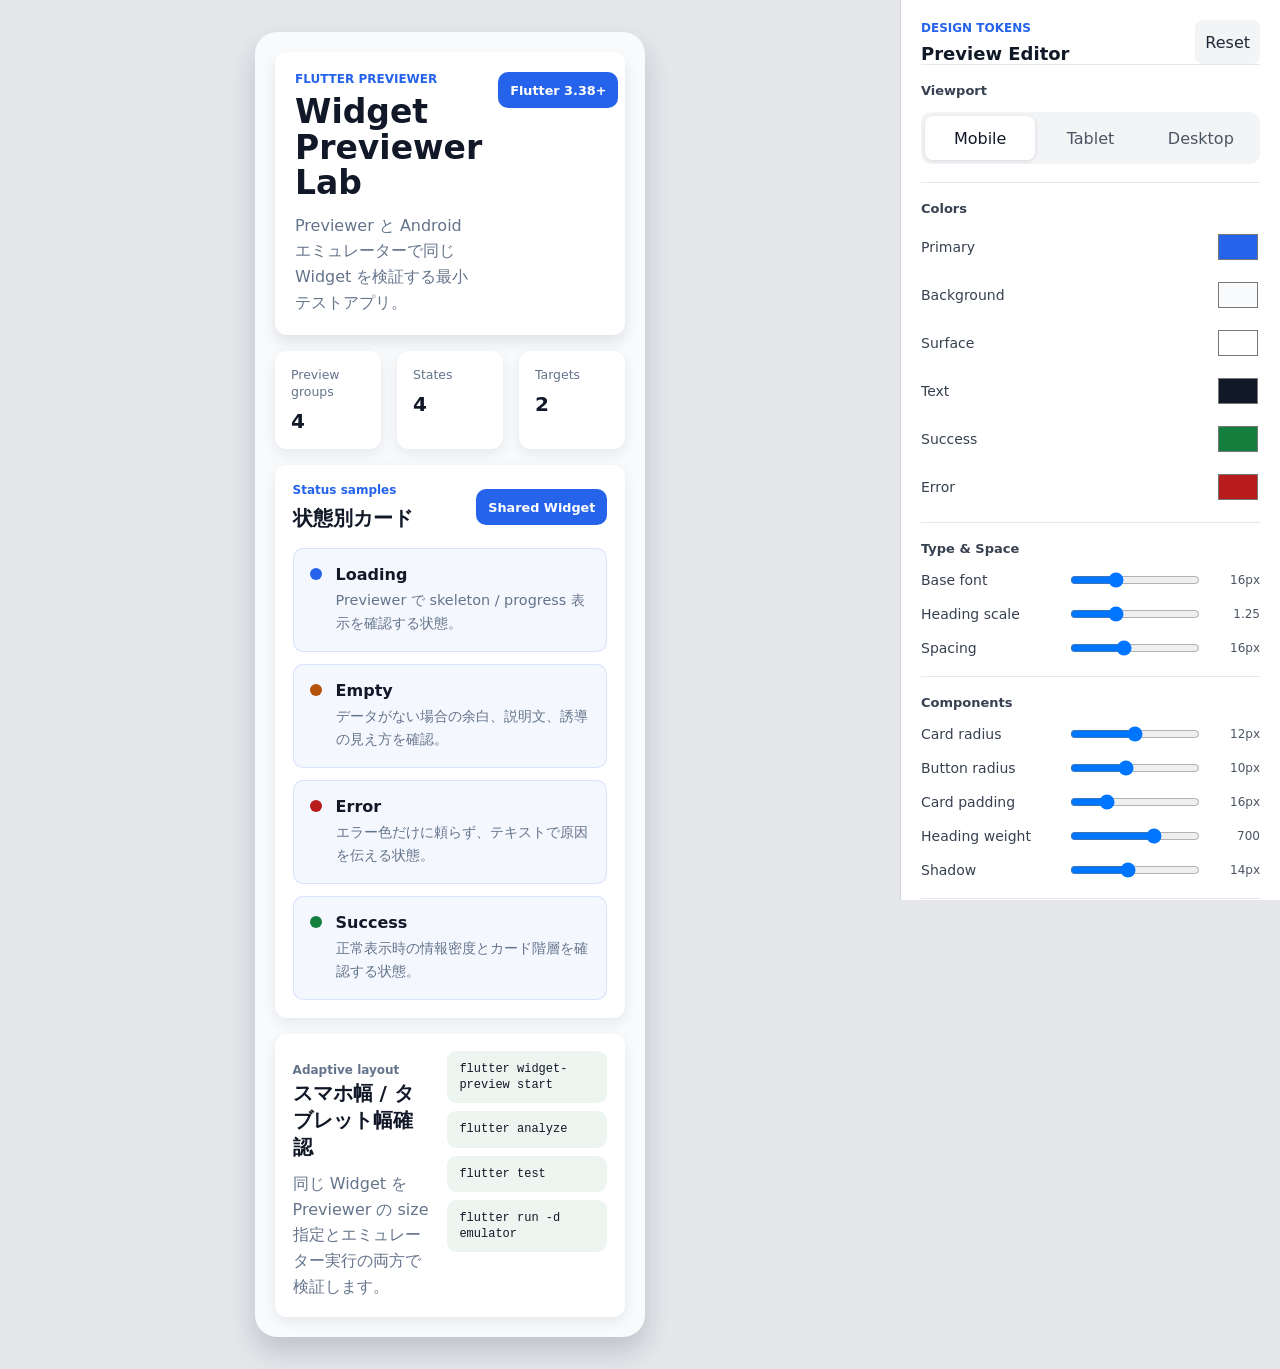
<file: docs/design-preview/index.html>
<!doctype html>
<html lang="ja">
<head>
  <meta charset="utf-8">
  <meta name="viewport" content="width=device-width, initial-scale=1">
  <title>Widget Previewer Lab Design Preview</title>
  <link rel="stylesheet" href="./styles.css">
</head>
<body>
  <main class="preview-shell" data-preview-shell>
    <section class="preview-stage" aria-label="App preview">
      <div class="device-frame" data-viewport="mobile">
        <div id="app-capture" class="app-capture">
          <header class="app-header">
            <div>
              <p class="eyebrow">FLUTTER PREVIEWER</p>
              <h1>Widget Previewer Lab</h1>
              <p class="header-copy">Previewer と Android エミュレーターで同じ Widget を検証する最小テストアプリ。</p>
            </div>
            <span class="version-pill">Flutter 3.38+</span>
          </header>

          <section class="summary-strip" aria-label="Preview summary">
            <article>
              <span class="summary-label">Preview groups</span>
              <strong>4</strong>
            </article>
            <article>
              <span class="summary-label">States</span>
              <strong>4</strong>
            </article>
            <article>
              <span class="summary-label">Targets</span>
              <strong>2</strong>
            </article>
          </section>

          <section class="content-section" aria-labelledby="state-heading">
            <div class="section-heading">
              <div>
                <p class="section-kicker">Status samples</p>
                <h2 id="state-heading">状態別カード</h2>
              </div>
              <span class="shared-widget-label">Shared Widget</span>
            </div>

            <div class="status-grid">
              <article class="status-card status-loading">
                <span class="status-marker" aria-hidden="true"></span>
                <div>
                  <h3>Loading</h3>
                  <p>Previewer で skeleton / progress 表示を確認する状態。</p>
                </div>
              </article>
              <article class="status-card status-empty">
                <span class="status-marker" aria-hidden="true"></span>
                <div>
                  <h3>Empty</h3>
                  <p>データがない場合の余白、説明文、誘導の見え方を確認。</p>
                </div>
              </article>
              <article class="status-card status-error">
                <span class="status-marker" aria-hidden="true"></span>
                <div>
                  <h3>Error</h3>
                  <p>エラー色だけに頼らず、テキストで原因を伝える状態。</p>
                </div>
              </article>
              <article class="status-card status-success">
                <span class="status-marker" aria-hidden="true"></span>
                <div>
                  <h3>Success</h3>
                  <p>正常表示時の情報密度とカード階層を確認する状態。</p>
                </div>
              </article>
            </div>
          </section>

          <section class="content-section adaptive-section" aria-labelledby="layout-heading">
            <div>
              <p class="section-kicker">Adaptive layout</p>
              <h2 id="layout-heading">スマホ幅 / タブレット幅確認</h2>
              <p>同じ Widget を Previewer の size 指定とエミュレーター実行の両方で検証します。</p>
            </div>
            <div class="check-list" aria-label="Verification checklist">
              <span>flutter widget-preview start</span>
              <span>flutter analyze</span>
              <span>flutter test</span>
              <span>flutter run -d emulator</span>
            </div>
          </section>
        </div>
      </div>
    </section>

    <aside class="control-panel" aria-label="Design controls">
      <div class="panel-header">
        <div>
          <p>DESIGN TOKENS</p>
          <h2>Preview Editor</h2>
        </div>
        <button class="ghost-button" type="button" data-reset>Reset</button>
      </div>

      <div class="control-group">
        <h3>Viewport</h3>
        <div class="segmented-control" role="group" aria-label="Preview viewport">
          <button type="button" data-viewport-button="mobile" aria-pressed="true">Mobile</button>
          <button type="button" data-viewport-button="tablet">Tablet</button>
          <button type="button" data-viewport-button="desktop">Desktop</button>
        </div>
      </div>

      <div class="control-group">
        <h3>Colors</h3>
        <label class="field-row">
          <span>Primary</span>
          <input type="color" data-token="color.primary" value="#2563eb">
        </label>
        <label class="field-row">
          <span>Background</span>
          <input type="color" data-token="color.background" value="#f8fafc">
        </label>
        <label class="field-row">
          <span>Surface</span>
          <input type="color" data-token="color.surface" value="#ffffff">
        </label>
        <label class="field-row">
          <span>Text</span>
          <input type="color" data-token="color.text" value="#111827">
        </label>
        <label class="field-row">
          <span>Success</span>
          <input type="color" data-token="color.success" value="#15803d">
        </label>
        <label class="field-row">
          <span>Error</span>
          <input type="color" data-token="color.error" value="#b91c1c">
        </label>
      </div>

      <div class="control-group">
        <h3>Type & Space</h3>
        <label class="range-row">
          <span>Base font</span>
          <input type="range" min="14" max="20" value="16" data-token="typography.baseFontSize" data-unit="px">
          <output>16px</output>
        </label>
        <label class="range-row">
          <span>Heading scale</span>
          <input type="range" min="1.1" max="1.55" step="0.05" value="1.25" data-token="typography.headingScale">
          <output>1.25</output>
        </label>
        <label class="range-row">
          <span>Spacing</span>
          <input type="range" min="8" max="28" value="16" data-token="spacing.base" data-unit="px">
          <output>16px</output>
        </label>
      </div>

      <div class="control-group">
        <h3>Components</h3>
        <label class="range-row">
          <span>Card radius</span>
          <input type="range" min="0" max="24" value="12" data-token="radius.card" data-unit="px">
          <output>12px</output>
        </label>
        <label class="range-row">
          <span>Button radius</span>
          <input type="range" min="0" max="24" value="10" data-token="component.buttonRadius" data-unit="px">
          <output>10px</output>
        </label>
        <label class="range-row">
          <span>Card padding</span>
          <input type="range" min="12" max="28" value="16" data-token="component.cardPadding" data-unit="px">
          <output>16px</output>
        </label>
        <label class="range-row">
          <span>Heading weight</span>
          <input type="range" min="500" max="800" step="100" value="700" data-token="component.headingWeight">
          <output>700</output>
        </label>
        <label class="range-row">
          <span>Shadow</span>
          <input type="range" min="0" max="32" value="14" data-token="shadow.elevation" data-unit="px">
          <output>14px</output>
        </label>
      </div>

      <div class="control-group">
        <div class="tokens-header">
          <h3>design-tokens</h3>
          <button class="ghost-button" type="button" data-copy>Copy</button>
        </div>
        <pre class="tokens-output" data-token-output aria-live="polite"></pre>
      </div>
    </aside>
  </main>

  <script src="./editor.js"></script>
</body>
</html>
</file>
<file: docs/design-preview/styles.css>
:root {
  --color-primary: #2563eb;
  --color-background: #f8fafc;
  --color-surface: #ffffff;
  --color-text: #111827;
  --color-muted: #64748b;
  --color-success: #15803d;
  --color-error: #b91c1c;
  --color-warning: #b45309;
  --typography-base-font-size: 16px;
  --typography-heading-scale: 1.25;
  --spacing-base: 16px;
  --radius-card: 12px;
  --component-button-radius: 10px;
  --component-card-padding: 16px;
  --component-heading-weight: 700;
  --shadow-elevation: 14px;
}

* {
  box-sizing: border-box;
}

body {
  margin: 0;
  min-height: 100vh;
  color: #111827;
  background: #e5e7eb;
  font-family: ui-sans-serif, system-ui, -apple-system, BlinkMacSystemFont, "Segoe UI", sans-serif;
}

button,
input {
  font: inherit;
}

button {
  min-height: 44px;
}

.preview-shell {
  display: grid;
  grid-template-columns: minmax(0, 1fr) 380px;
  min-height: 100vh;
}

.preview-stage {
  display: grid;
  place-items: center;
  padding: 32px;
  overflow: auto;
}

.device-frame {
  width: min(100%, 1120px);
  transition: width 180ms ease;
}

.device-frame[data-viewport="mobile"] {
  width: 390px;
}

.device-frame[data-viewport="tablet"] {
  width: 760px;
}

.app-capture {
  min-height: 720px;
  padding: calc(var(--spacing-base) * 1.25);
  color: var(--color-text);
  background: var(--color-background);
  border-radius: calc(var(--radius-card) + 10px);
  box-shadow: 0 var(--shadow-elevation) calc(var(--shadow-elevation) * 2) rgb(15 23 42 / 18%);
  font-size: var(--typography-base-font-size);
}

.app-header {
  display: flex;
  justify-content: space-between;
  gap: var(--spacing-base);
  align-items: flex-start;
  padding: calc(var(--component-card-padding) * 1.25);
  background: var(--color-surface);
  border-radius: var(--radius-card);
  box-shadow: 0 calc(var(--shadow-elevation) / 2) var(--shadow-elevation) rgb(15 23 42 / 10%);
}

.eyebrow,
.section-kicker,
.panel-header p {
  margin: 0 0 8px;
  color: var(--color-primary);
  font-size: 0.75em;
  font-weight: 700;
  letter-spacing: 0;
}

.app-header h1,
.section-heading h2,
.adaptive-section h2,
.status-card h3 {
  margin: 0;
  color: var(--color-text);
  letter-spacing: 0;
}

.app-header h1 {
  font-size: calc(var(--typography-base-font-size) * var(--typography-heading-scale) * 1.65);
  line-height: 1.08;
  font-weight: var(--component-heading-weight);
}

.header-copy,
.adaptive-section p,
.status-card p {
  color: var(--color-muted);
  line-height: 1.6;
}

.header-copy {
  margin: 12px 0 0;
}

.version-pill,
.shared-widget-label {
  flex: 0 0 auto;
  display: inline-flex;
  align-items: center;
  min-height: 36px;
  padding: 8px 12px;
  color: #ffffff;
  background: var(--color-primary);
  border-radius: var(--component-button-radius);
  font-size: 0.8em;
  font-weight: 700;
}

.summary-strip {
  display: grid;
  grid-template-columns: repeat(3, minmax(0, 1fr));
  gap: var(--spacing-base);
  margin-top: var(--spacing-base);
}

.summary-strip article,
.content-section {
  background: var(--color-surface);
  border-radius: var(--radius-card);
  box-shadow: 0 calc(var(--shadow-elevation) / 3) var(--shadow-elevation) rgb(15 23 42 / 8%);
}

.summary-strip article {
  padding: var(--component-card-padding);
}

.summary-label {
  display: block;
  color: var(--color-muted);
  font-size: 0.78em;
  line-height: 1.35;
}

.summary-strip strong {
  display: block;
  margin-top: 8px;
  color: var(--color-text);
  font-size: calc(var(--typography-base-font-size) * var(--typography-heading-scale));
  font-weight: var(--component-heading-weight);
}

.content-section {
  margin-top: var(--spacing-base);
  padding: calc(var(--component-card-padding) * 1.1);
}

.section-heading {
  display: flex;
  justify-content: space-between;
  gap: 16px;
  align-items: center;
  margin-bottom: 16px;
}

.section-heading h2,
.adaptive-section h2 {
  font-size: calc(var(--typography-base-font-size) * var(--typography-heading-scale));
  font-weight: var(--component-heading-weight);
}

.status-grid {
  display: grid;
  gap: 12px;
}

.status-card {
  display: grid;
  grid-template-columns: 14px minmax(0, 1fr);
  gap: 12px;
  align-items: flex-start;
  padding: var(--component-card-padding);
  background: color-mix(in srgb, var(--color-primary) 5%, var(--color-surface));
  border: 1px solid color-mix(in srgb, var(--color-primary) 14%, transparent);
  border-radius: calc(var(--radius-card) * 0.85);
}

.status-card h3 {
  font-size: 1em;
  font-weight: var(--component-heading-weight);
}

.status-card p {
  margin: 5px 0 0;
  font-size: 0.9em;
}

.status-marker {
  width: 12px;
  height: 12px;
  margin-top: 3px;
  border-radius: 999px;
  background: var(--color-primary);
}

.status-empty .status-marker {
  background: var(--color-warning);
}

.status-error .status-marker {
  background: var(--color-error);
}

.status-success .status-marker {
  background: var(--color-success);
}

.adaptive-section {
  display: grid;
  grid-template-columns: minmax(0, 1fr) minmax(160px, 0.55fr);
  gap: var(--spacing-base);
  align-items: start;
}

.adaptive-section p {
  margin: 10px 0 0;
}

.check-list {
  display: grid;
  gap: 8px;
}

.check-list span {
  padding: 10px 12px;
  color: var(--color-text);
  background: color-mix(in srgb, var(--color-success) 8%, var(--color-surface));
  border-radius: calc(var(--radius-card) * 0.75);
  font-family: ui-monospace, SFMono-Regular, Menlo, Consolas, monospace;
  font-size: 0.75em;
  line-height: 1.35;
}

.control-panel {
  height: 100vh;
  padding: 20px;
  overflow: auto;
  background: #ffffff;
  border-left: 1px solid #d1d5db;
}

.panel-header,
.tokens-header,
.field-row,
.range-row {
  display: flex;
  justify-content: space-between;
  gap: 14px;
  align-items: center;
}

.panel-header h2,
.control-group h3 {
  margin: 0;
  letter-spacing: 0;
}

.panel-header h2 {
  font-size: 18px;
}

.control-group {
  display: grid;
  gap: 14px;
  padding: 18px 0;
  border-top: 1px solid #e5e7eb;
}

.control-group:first-of-type {
  border-top: 0;
}

.control-group h3 {
  font-size: 13px;
  color: #374151;
}

.ghost-button {
  padding: 8px 10px;
  color: #1f2937;
  background: #f3f4f6;
  border: 0;
  border-radius: 8px;
  cursor: pointer;
}

.segmented-control {
  display: grid;
  grid-template-columns: repeat(3, 1fr);
  padding: 4px;
  background: #f3f4f6;
  border-radius: 10px;
}

.segmented-control button {
  min-width: 0;
  padding: 8px 6px;
  color: #4b5563;
  background: transparent;
  border: 0;
  border-radius: 8px;
  cursor: pointer;
}

.segmented-control button[aria-pressed="true"] {
  color: #111827;
  background: #ffffff;
  box-shadow: 0 1px 4px rgb(15 23 42 / 12%);
}

.field-row span,
.range-row span {
  color: #374151;
  font-size: 14px;
}

.field-row input[type="color"] {
  width: 44px;
  height: 34px;
  padding: 0;
  background: transparent;
  border: 0;
  cursor: pointer;
}

.range-row {
  display: grid;
  grid-template-columns: 1fr 130px 48px;
}

.range-row input {
  width: 100%;
}

.range-row output {
  color: #4b5563;
  font-size: 12px;
  text-align: right;
}

.tokens-output {
  min-height: 220px;
  max-height: 320px;
  margin: 0;
  padding: 12px;
  overflow: auto;
  color: #d1d5db;
  background: #111827;
  border-radius: 10px;
  font-size: 12px;
  line-height: 1.5;
}

@media (max-width: 900px) {
  .preview-shell {
    grid-template-columns: 1fr;
  }

  .control-panel {
    height: auto;
    border-top: 1px solid #d1d5db;
    border-left: 0;
  }

  .preview-stage {
    padding: 20px;
  }
}

@media (max-width: 560px) {
  .device-frame,
  .device-frame[data-viewport="mobile"],
  .device-frame[data-viewport="tablet"],
  .device-frame[data-viewport="desktop"] {
    width: 100%;
  }

  .app-header,
  .section-heading,
  .adaptive-section {
    grid-template-columns: 1fr;
  }

  .app-header {
    display: grid;
  }

  .summary-strip {
    grid-template-columns: 1fr;
  }
}
</file>
